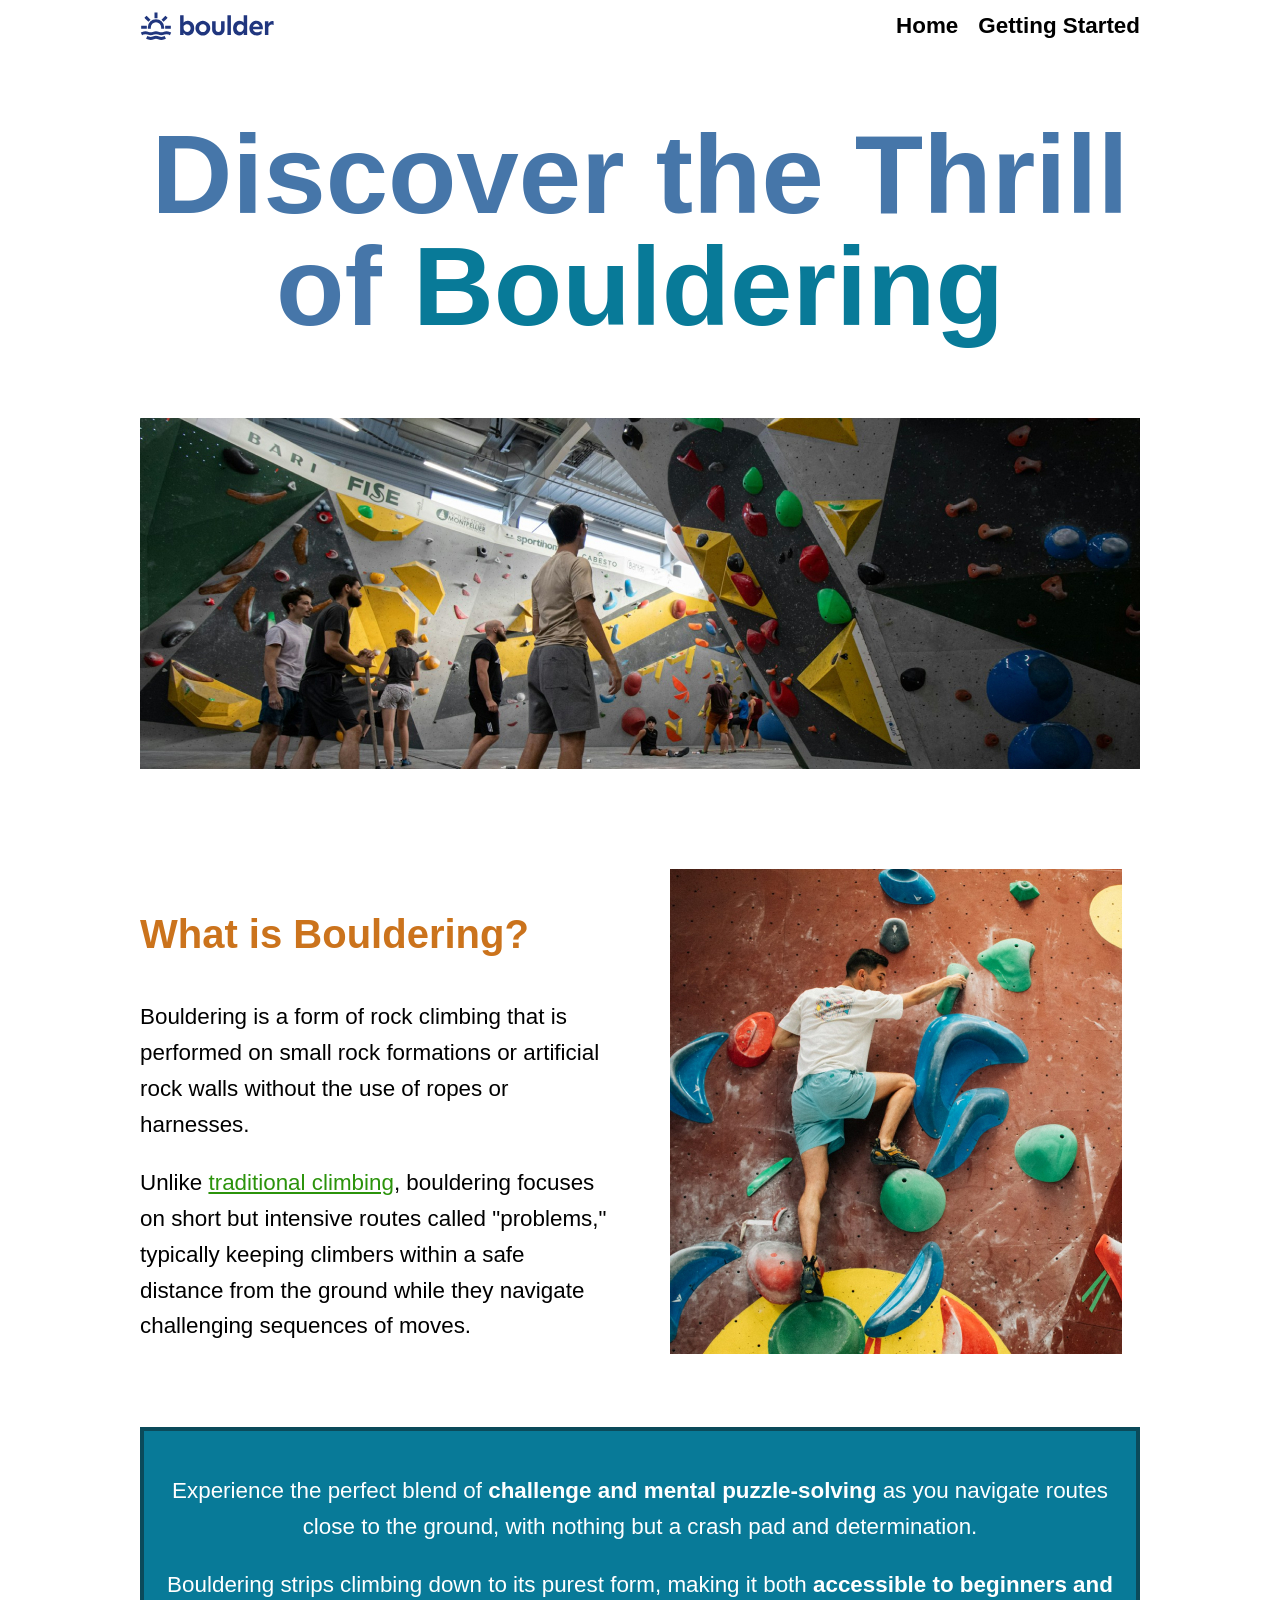
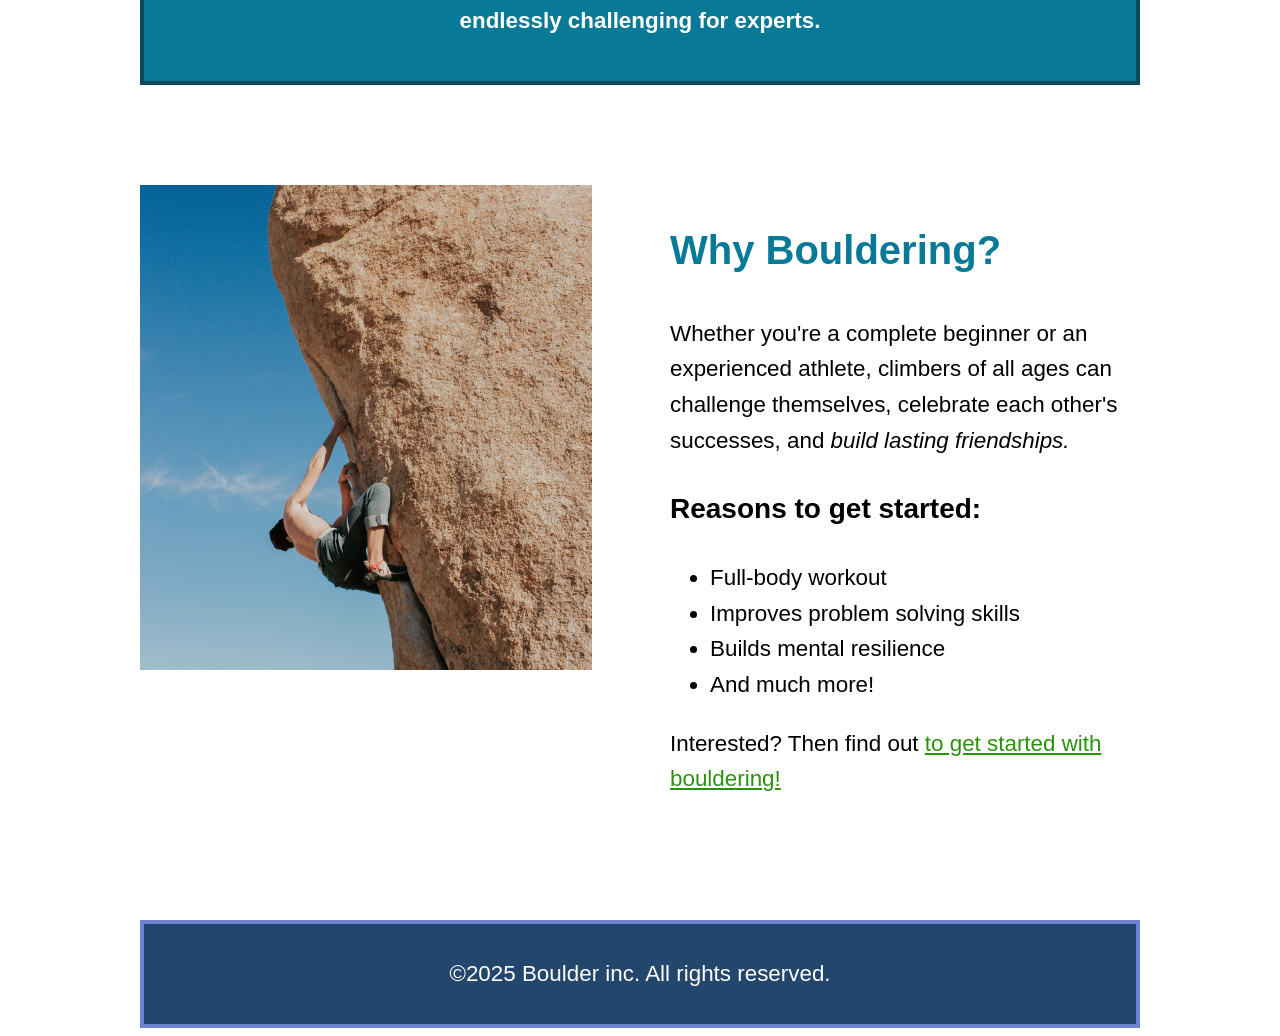
<file: index.html>
<!DOCTYPE html>
<html lang="en">
  <head>
    <meta charset="UTF-8" />
    <meta name="viewport" content="width=device-width, initial-scale=1.0" />
    <title>Bouldering Article</title>
    <link rel="stylesheet" href="./css/style.css" />
  </head>
  <body>
    <div class="wrapper">
      <header>
        <img src="./images/logo.svg" alt="Boulder inc." />
        <nav class="primary-navigation" aria-label="Primary Navigation">
          <ul>
            <li><a href="index.html">Home</a></li>
            <li><a href="getting-started.html">Getting Started</a></li>
          </ul>
        </nav>
      </header>

      <main>
        <h1>Discover the Thrill of <span class="teal-text">Bouldering</span></h1>

        <img src="./images/bouldering-gym.jpg" alt="Indoor bouldering gym with a lot of people" />

        <section>
          <div class="two-column-layout">
            <div>
              <h2>What is Bouldering?</h2>
              <p>Bouldering is a form of rock climbing that is performed on small rock formations or artificial rock walls without the use of ropes or harnesses.</p>
              <p>Unlike <a href="https://en.wikipedia.org/wiki/Traditional_climbing" target="_blank">traditional climbing</a>, bouldering focuses on short but intensive routes called "problems," typically keeping climbers within a safe distance from the ground while they navigate challenging sequences of moves.</p>
            </div>
            <img src="images/what-is-bouldering.jpg" alt="A man attempting a bouldering problem at an indoor gym." />
          </div>
          <div class="teal-bg">
            <p>
              Experience the perfect blend of
              <strong> challenge and mental puzzle-solving</strong> as you navigate routes close to the ground, with nothing but a crash pad and determination.
            </p>
            <p>
              Bouldering strips climbing down to its purest form, making it both
              <strong>accessible to beginners and endlessly challenging for experts.</strong>
            </p>
          </div>
        </section>

        <section>
          <div class="two-column-layout">
            <img src="images/why-bouldering.jpg" alt="A man bouldering outdoors." />
            <div>
              <h2 class="teal-text">Why Bouldering?</h2>
              <p>Whether you're a complete beginner or an experienced athlete, climbers of all ages can challenge themselves, celebrate each other's successes, and <em>build lasting friendships.</em></p>

              <h3>Reasons to get started:</h3>
              <ul>
                <li>Full-body workout</li>
                <li>Improves problem solving skills</li>
                <li>Builds mental resilience</li>
                <li>And much more!</li>
              </ul>
              <p>
                Interested? Then find out
                <a href="./getting-started.html">to get started with bouldering!</a>
              </p>
            </div>
          </div>
        </section>
      </main>

      <footer><p>©2025 Boulder inc. All rights reserved.</p></footer>
    </div>
  </body>
</html>
</file>
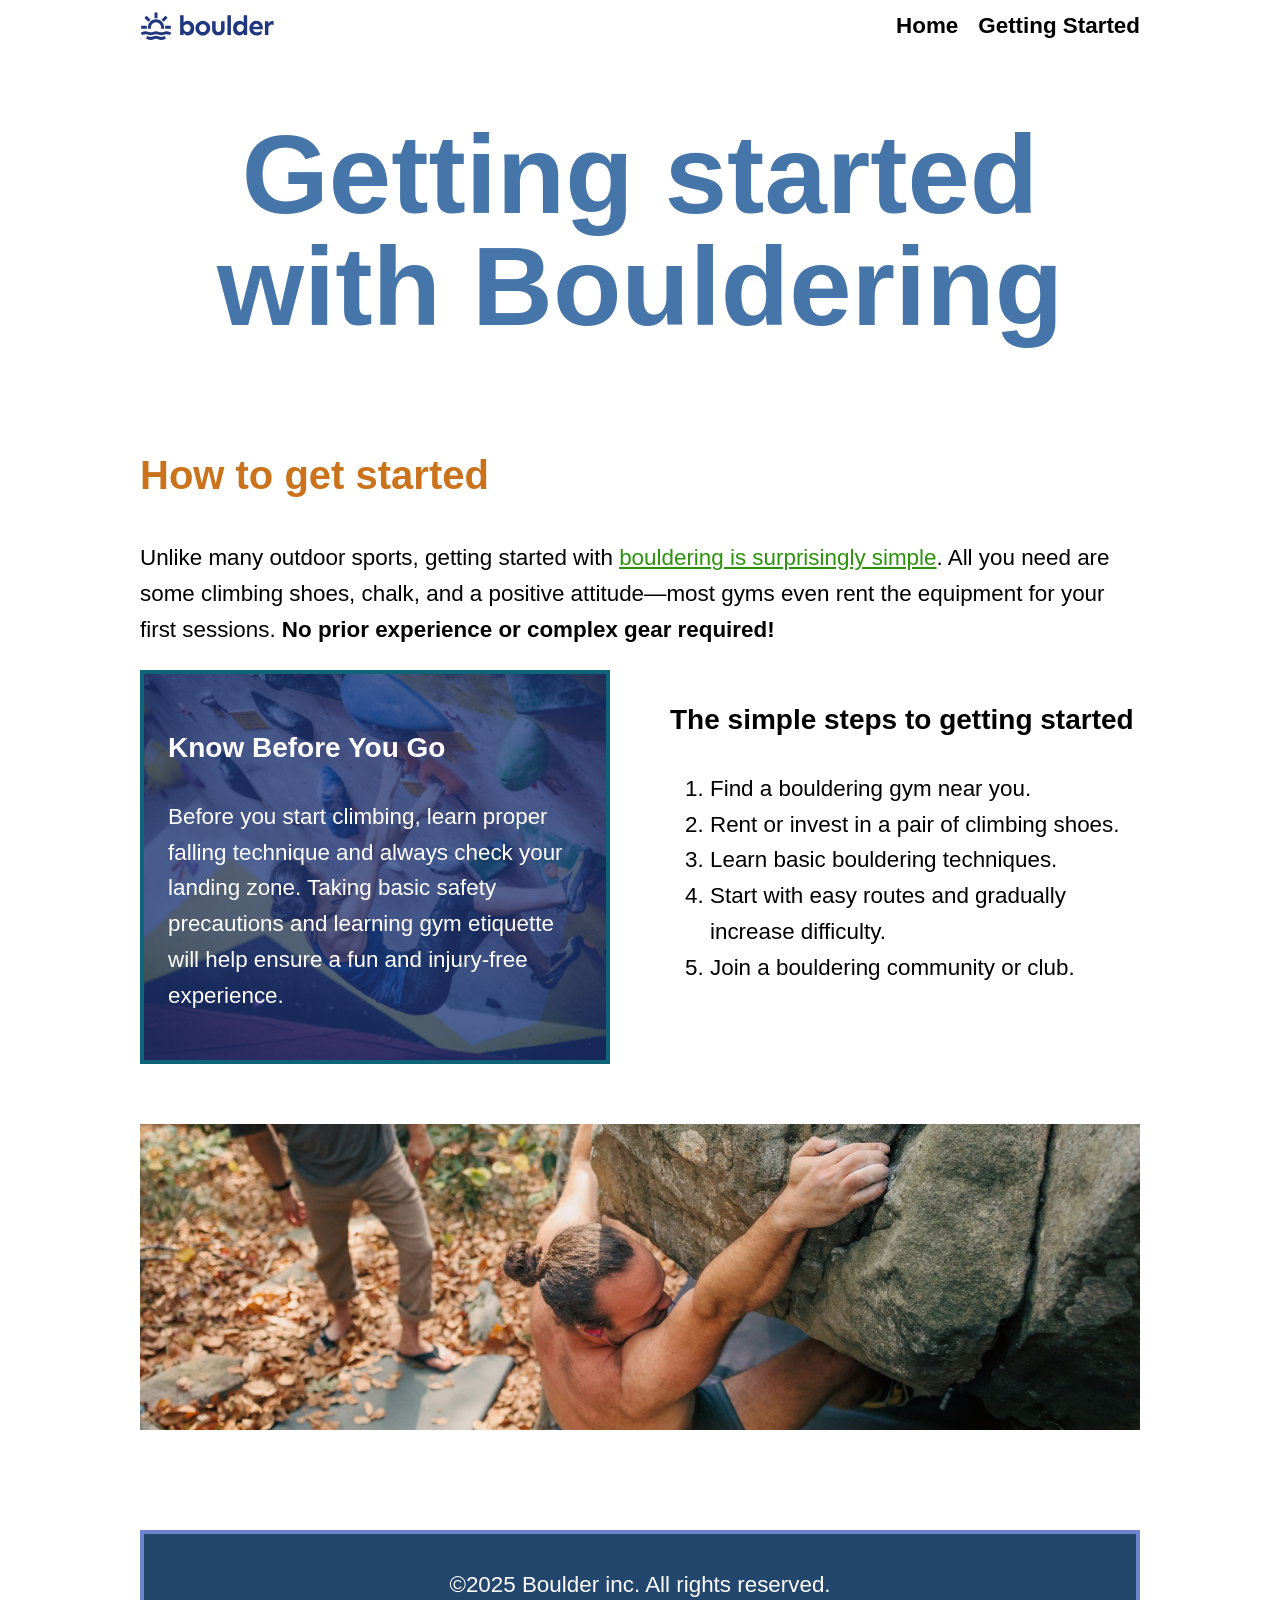
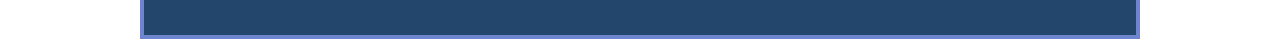
<file: getting-started.html>
<!DOCTYPE html>
<html lang="en">
  <head>
    <meta charset="UTF-8" />
    <meta name="viewport" content="width=device-width, initial-scale=1.0" />
    <title>Getting Started</title>
    <link rel="stylesheet" href="./css/style.css" />
  </head>
  <body>
    <div class="wrapper">
      <header>
        <img src="./images/logo.svg" alt="Boulder inc." />
        <nav class="primary-navigation" aria-label="Primary Navigation">
          <ul>
            <li><a href="index.html">Home</a></li>
            <li><a href="getting-started.html">Getting Started</a></li>
          </ul>
        </nav>
      </header>
      <main>
        <h1>Getting started with Bouldering</h1>
        <section>
          <h2>How to get started</h2>
          <p>
            Unlike many outdoor sports, getting started with
            <a href="./index.html">bouldering is surprisingly simple</a>. All you need are some climbing shoes, chalk, and a positive attitude—most gyms even rent the equipment for your first sessions.
            <strong>No prior experience or complex gear required!</strong>
          </p>
          <div class="two-column-layout">
            <div class="climber-bg">
              <h3>Know Before You Go</h3>
              <p>Before you start climbing, learn proper falling technique and always check your landing zone. Taking basic safety precautions and learning gym etiquette will help ensure a fun and injury-free experience.</p>
            </div>
            <div>
              <h3>The simple steps to getting started</h3>
              <ol>
                <li>Find a bouldering gym near you.</li>
                <li>Rent or invest in a pair of climbing shoes.</li>
                <li>Learn basic bouldering techniques.</li>
                <li>Start with easy routes and gradually increase difficulty.</li>
                <li>Join a bouldering community or club.</li>
              </ol>
            </div>
          </div>

          <img src="./images/getting-started-outdoors.jpg" alt="" />
        </section>
      </main>

      <footer><p>©2025 Boulder inc. All rights reserved.</p></footer>
    </div>
  </body>
</html>
</file>
<file: css/style.css>
* {
  box-sizing: border-box;
}

body {
  font-family: sans-serif;
  line-height: 1.6;
}

header {
  display: flex;
  justify-content: space-between;
}

section {
  margin-block: 100px;
}

.primary-navigation ul {
  display: flex;
  gap: 20px;
  list-style: none;
  margin: 0;
  padding: 0;
}

.primary-navigation a {
  color: black;
  font-weight: bold;
  text-decoration: none;
}

.primary-navigation a:hover,
.primary-navigation a:focus-visible {
  color: #2bcd0b;
}

.wrapper {
  max-inline-size: 1000px;
  margin-inline: auto;
}

.two-column-layout {
  display: grid;
  gap: 60px;
  margin-block-end: 60px;

  @media (width > 720px) {
    grid-template-columns: 1fr 1fr;
  }
}

h1 {
  color: #4676a9;
  text-align: center;
  font-size: 4rem;
  line-height: 1;

  @media (width > 720px) {
    font-size: 7rem;
  }
}

h2 {
  color: #cb731c;
  font-size: 2.5rem;
}

h3 {
  font-size: 1.75rem;
}

a {
  color: #2b930b;
}

a:hover,
a:focus-visible {
  color: #2bcd0b;
}

a:active {
  color: inherit;
}

img {
  display: block;
  max-inline-size: 100%;
}

p,
li {
  font-size: 1.4rem;
}

.teal-text {
  color: #087a98;
}

.teal-bg {
  background: #087a98;
  color: #ffffff;
  text-align: center;
  padding: 20px;
  border: solid 4px #0b4a5a;
}

.climber-bg {
  background-image: url(../images/simple-steps.jpg);
  color: #ffffff;
  padding: 24px;
  border: solid 4px #0f6479;
  background-repeat: no-repeat;
  background-position: center;
  background-size: cover;
}

footer {
  padding: 10px;
  text-align: center;
  background: #22466c;
  color: #ffffff;
  border: solid 4px #6e84cf;
}
</file>
